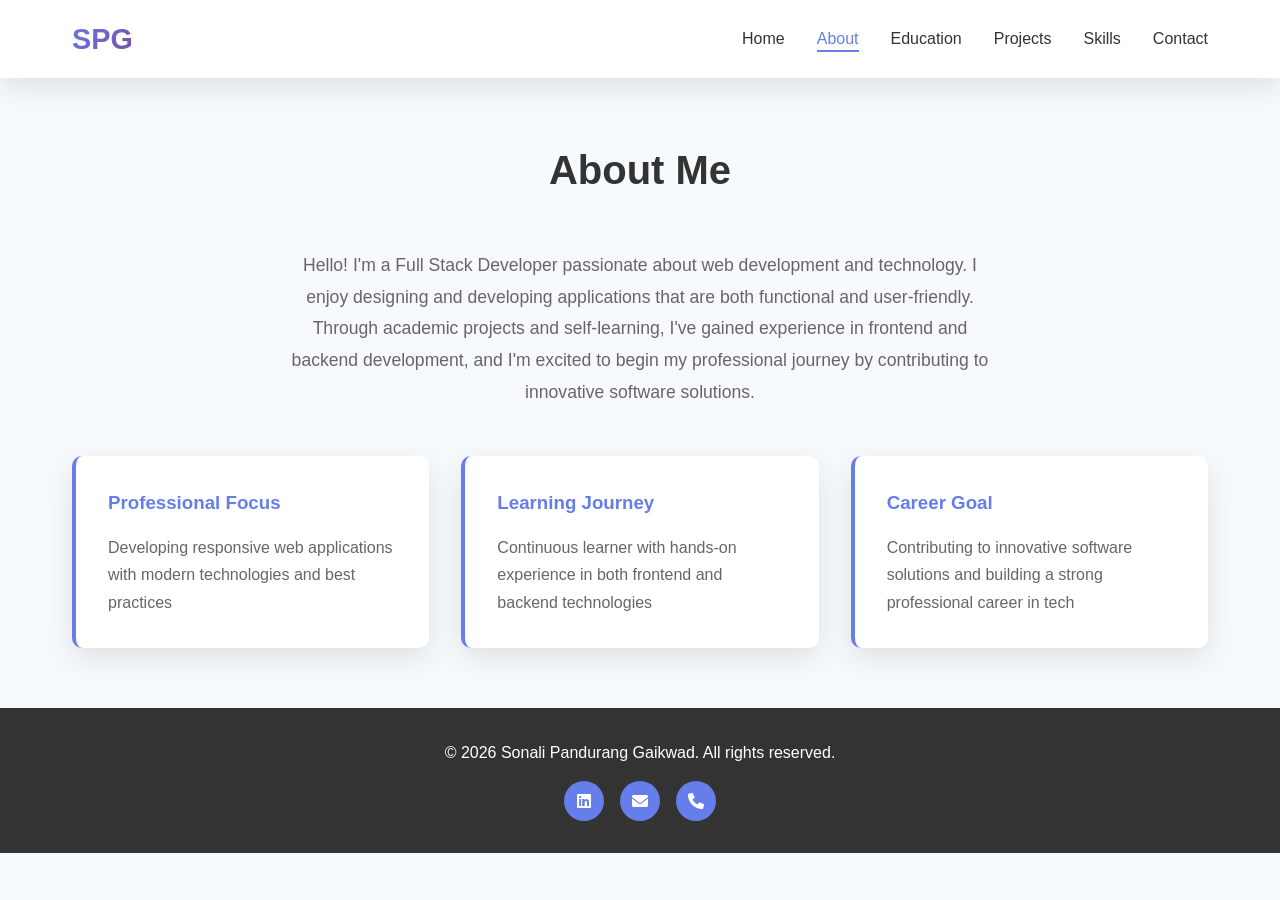
<file: My_Portfolio/portfolio_about.html>
<!DOCTYPE html>
<html lang="en">
<head>
    <meta charset="UTF-8">
    <meta name="viewport" content="width=device-width, initial-scale=1.0">
    <title>About - Sonali Pandurang Gaikwad</title>
    <link rel="stylesheet" href="portfolio_style.css">
    <link rel="stylesheet" href="https://cdnjs.cloudflare.com/ajax/libs/font-awesome/6.0.0/css/all.min.css">
</head>
<body>
    <!-- Navigation Bar -->
    <nav class="navbar">
        <div class="nav-container">
            <div class="nav-logo">SPG</div>
            <ul class="nav-menu">
                <li><a href="portfolio_index.html">Home</a></li>
                <li><a href="portfolio_about.html" class="active">About</a></li>
                <li><a href="portfolio_education.html">Education</a></li>
                <li><a href="portfolio_projects.html">Projects</a></li>
                <li><a href="portfolio_skills.html">Skills</a></li>
                <li><a href="portfolio_contact.html">Contact</a></li>
            </ul>
            <div class="hamburger">
                <span></span>
                <span></span>
                <span></span>
            </div>
        </div>
    </nav>

    <!-- About Section -->
    <section class="about-section">
        <div class="about-container">
            <h1>About Me</h1>
            <div class="about-content">
                <p class="about-text">
                    Hello! I'm a Full Stack Developer passionate about web development and technology. 
                    I enjoy designing and developing applications that are both functional and user-friendly. 
                    Through academic projects and self-learning, I've gained experience in frontend and backend development, 
                    and I'm excited to begin my professional journey by contributing to innovative software solutions.
                </p>
                <div class="about-details">
                    <div class="detail">
                        <h3>Professional Focus</h3>
                        <p>Developing responsive web applications with modern technologies and best practices</p>
                    </div>
                    <div class="detail">
                        <h3>Learning Journey</h3>
                        <p>Continuous learner with hands-on experience in both frontend and backend technologies</p>
                    </div>
                    <div class="detail">
                        <h3>Career Goal</h3>
                        <p>Contributing to innovative software solutions and building a strong professional career in tech</p>
                    </div>
                </div>
            </div>
        </div>
    </section>

    <!-- Footer -->
    <footer class="footer">
        <div class="footer-content">
            <p>&copy; 2026 Sonali Pandurang Gaikwad. All rights reserved.</p>
            <div class="social-links">
                <a href="https://www.linkedin.com/in/sonali-gaikwad-036179240?utm_source=share_via&utm_content=profile&utm_medium=member_android" target="_blank">
                    <i class="fab fa-linkedin"></i>
                </a>
                <a href="mailto:sonaligaikwad3690@gmail.com">
                    <i class="fas fa-envelope"></i>
                </a>
                <a href="tel:7057975781">
                    <i class="fas fa-phone"></i>
                </a>
            </div>
        </div>
    </footer>

    <script src="portfolio_script.js"></script>
</body>
</html>
</file>
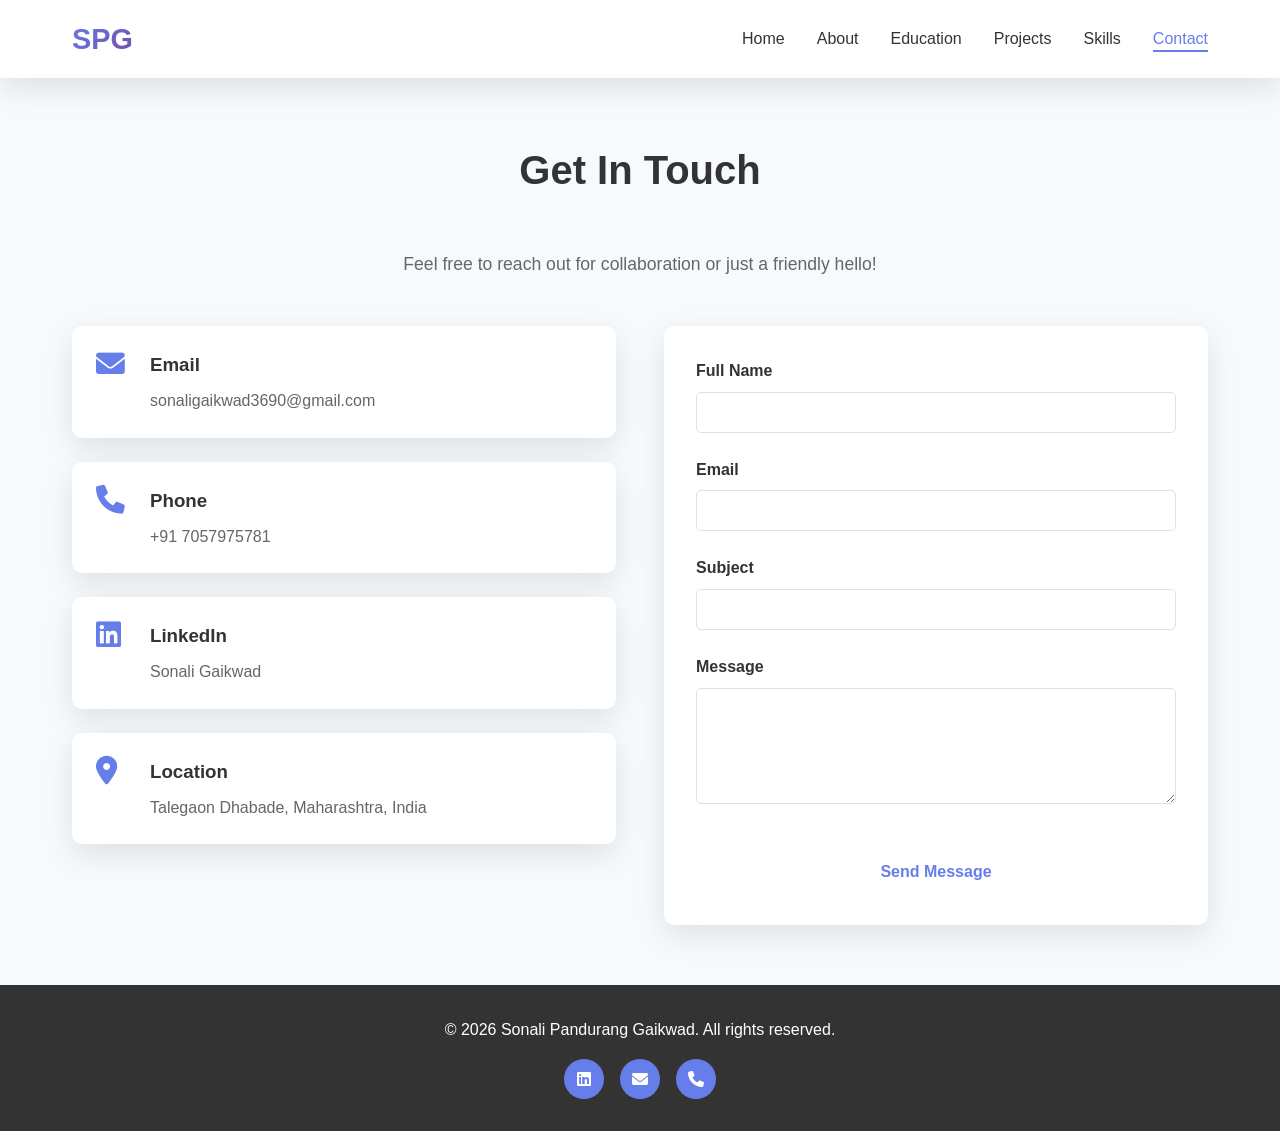
<file: My_Portfolio/portfolio_contact.html>
<!DOCTYPE html>
<html lang="en">
<head>
    <meta charset="UTF-8">
    <meta name="viewport" content="width=device-width, initial-scale=1.0">
    <title>Contact - Sonali Pandurang Gaikwad</title>
    <link rel="stylesheet" href="portfolio_style.css">
    <link rel="stylesheet" href="https://cdnjs.cloudflare.com/ajax/libs/font-awesome/6.0.0/css/all.min.css">
</head>
<body>
    <!-- Navigation Bar -->
    <nav class="navbar">
        <div class="nav-container">
            <div class="nav-logo">SPG</div>
            <ul class="nav-menu">
                <li><a href="portfolio_index.html">Home</a></li>
                <li><a href="portfolio_about.html">About</a></li>
                <li><a href="portfolio_education.html">Education</a></li>
                <li><a href="portfolio_projects.html">Projects</a></li>
                <li><a href="portfolio_skills.html">Skills</a></li>
                <li><a href="portfolio_contact.html" class="active">Contact</a></li>
            </ul>
            <div class="hamburger">
                <span></span>
                <span></span>
                <span></span>
            </div>
        </div>
    </nav>

    <!-- Contact Section -->
    <section class="contact-section">
        <div class="contact-container">
            <h1>Get In Touch</h1>
            <p class="contact-intro">Feel free to reach out for collaboration or just a friendly hello!</p>
            
            <div class="contact-content">
                <div class="contact-info">
                    <div class="info-item">
                        <i class="fas fa-envelope"></i>
                        <div>
                            <h3>Email</h3>
                            <a href="mailto:sonaligaikwad3690@gmail.com">sonaligaikwad3690@gmail.com</a>
                        </div>
                    </div>

                    <div class="info-item">
                        <i class="fas fa-phone"></i>
                        <div>
                            <h3>Phone</h3>
                            <a href="tel:+917057975781">+91 7057975781</a>
                        </div>
                    </div>

                    <div class="info-item">
                        <i class="fab fa-linkedin"></i>
                        <div>
                            <h3>LinkedIn</h3>
                            <a href="https://www.linkedin.com/in/sonali-gaikwad-036179240?utm_source=share_via&utm_content=profile&utm_medium=member_android" target="_blank">
                                Sonali Gaikwad
                            </a>
                        </div>
                    </div>

                    <div class="info-item">
                        <i class="fas fa-map-marker-alt"></i>
                        <div>
                            <h3>Location</h3>
                            <p>Talegaon Dhabade, Maharashtra, India</p>
                        </div>
                    </div>
                </div>

                <form class="contact-form">
                    <div class="form-group">
                        <label for="name">Full Name</label>
                        <input type="text" id="name" name="name" required>
                    </div>

                    <div class="form-group">
                        <label for="email">Email</label>
                        <input type="email" id="email" name="email" required>
                    </div>

                    <div class="form-group">
                        <label for="subject">Subject</label>
                        <input type="text" id="subject" name="subject" required>
                    </div>

                    <div class="form-group">
                        <label for="message">Message</label>
                        <textarea id="message" name="message" rows="6" required></textarea>
                    </div>

                    <button type="submit" class="btn btn-primary">Send Message</button>
                </form>
            </div>
        </div>
    </section>

    <!-- Footer -->
    <footer class="footer">
        <div class="footer-content">
            <p>&copy; 2026 Sonali Pandurang Gaikwad. All rights reserved.</p>
            <div class="social-links">
                <a href="https://www.linkedin.com/in/sonali-gaikwad-036179240?utm_source=share_via&utm_content=profile&utm_medium=member_android" target="_blank">
                    <i class="fab fa-linkedin"></i>
                </a>
                <a href="mailto:sonaligaikwad3690@gmail.com">
                    <i class="fas fa-envelope"></i>
                </a>
                <a href="tel:7057975781">
                    <i class="fas fa-phone"></i>
                </a>
            </div>
        </div>
    </footer>

    <script src="portfolio_script.js"></script>
</body>
</html>
</file>
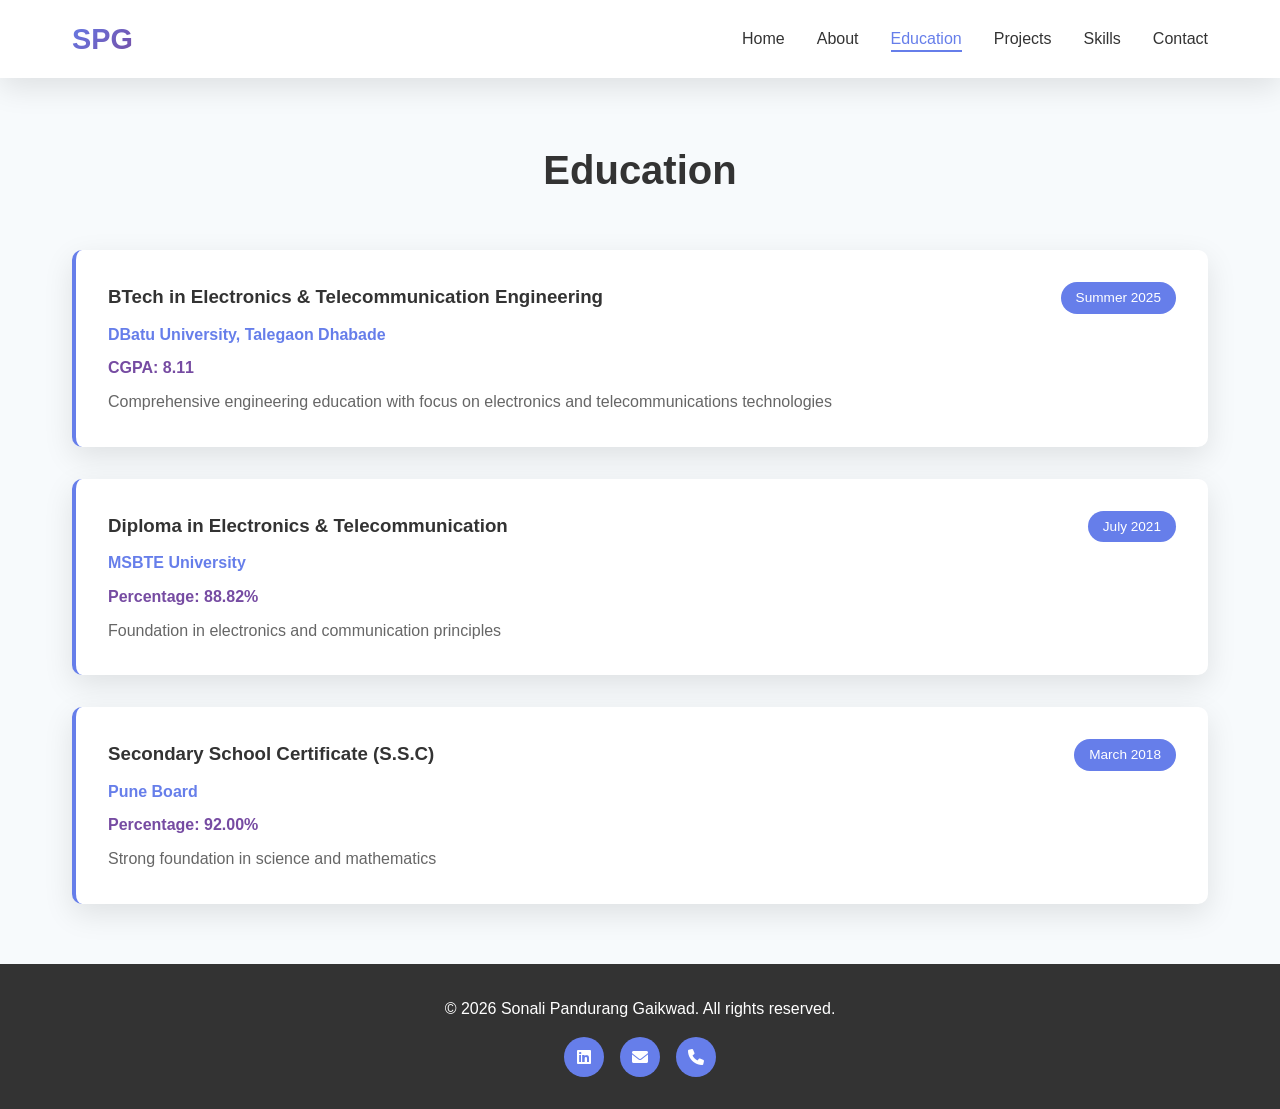
<file: My_Portfolio/portfolio_education.html>
<!DOCTYPE html>
<html lang="en">
<head>
    <meta charset="UTF-8">
    <meta name="viewport" content="width=device-width, initial-scale=1.0">
    <title>Education - Sonali Pandurang Gaikwad</title>
    <link rel="stylesheet" href="portfolio_style.css">
    <link rel="stylesheet" href="https://cdnjs.cloudflare.com/ajax/libs/font-awesome/6.0.0/css/all.min.css">
</head>
<body>
    <!-- Navigation Bar -->
    <nav class="navbar">
        <div class="nav-container">
            <div class="nav-logo">SPG</div>
            <ul class="nav-menu">
                <li><a href="portfolio_index.html">Home</a></li>
                <li><a href="portfolio_about.html">About</a></li>
                <li><a href="portfolio_education.html" class="active">Education</a></li>
                <li><a href="portfolio_projects.html">Projects</a></li>
                <li><a href="portfolio_skills.html">Skills</a></li>
                <li><a href="portfolio_contact.html">Contact</a></li>
            </ul>
            <div class="hamburger">
                <span></span>
                <span></span>
                <span></span>
            </div>
        </div>
    </nav>

    <!-- Education Section -->
    <section class="education-section">
        <div class="education-container">
            <h1>Education</h1>
            <div class="education-timeline">
                <div class="edu-card">
                    <div class="edu-header">
                        <h3>BTech in Electronics & Telecommunication Engineering</h3>
                        <span class="date">Summer 2025</span>
                    </div>
                    <p class="institution">DBatu University, Talegaon Dhabade</p>
                    <p class="score">CGPA: 8.11</p>
                    <p class="description">Comprehensive engineering education with focus on electronics and telecommunications technologies</p>
                </div>

                <div class="edu-card">
                    <div class="edu-header">
                        <h3>Diploma in Electronics & Telecommunication</h3>
                        <span class="date">July 2021</span>
                    </div>
                    <p class="institution">MSBTE University</p>
                    <p class="score">Percentage: 88.82%</p>
                    <p class="description">Foundation in electronics and communication principles</p>
                </div>

                <div class="edu-card">
                    <div class="edu-header">
                        <h3>Secondary School Certificate (S.S.C)</h3>
                        <span class="date">March 2018</span>
                    </div>
                    <p class="institution">Pune Board</p>
                    <p class="score">Percentage: 92.00%</p>
                    <p class="description">Strong foundation in science and mathematics</p>
                </div>
            </div>
        </div>
    </section>

    <!-- Footer -->
    <footer class="footer">
        <div class="footer-content">
            <p>&copy; 2026 Sonali Pandurang Gaikwad. All rights reserved.</p>
            <div class="social-links">
                <a href="https://www.linkedin.com/in/sonali-gaikwad-036179240?utm_source=share_via&utm_content=profile&utm_medium=member_android" target="_blank">
                    <i class="fab fa-linkedin"></i>
                </a>
                <a href="mailto:sonaligaikwad3690@gmail.com">
                    <i class="fas fa-envelope"></i>
                </a>
                <a href="tel:7057975781">
                    <i class="fas fa-phone"></i>
                </a>
            </div>
        </div>
    </footer>

    <script src="portfolio_script.js"></script>
</body>
</html>
</file>
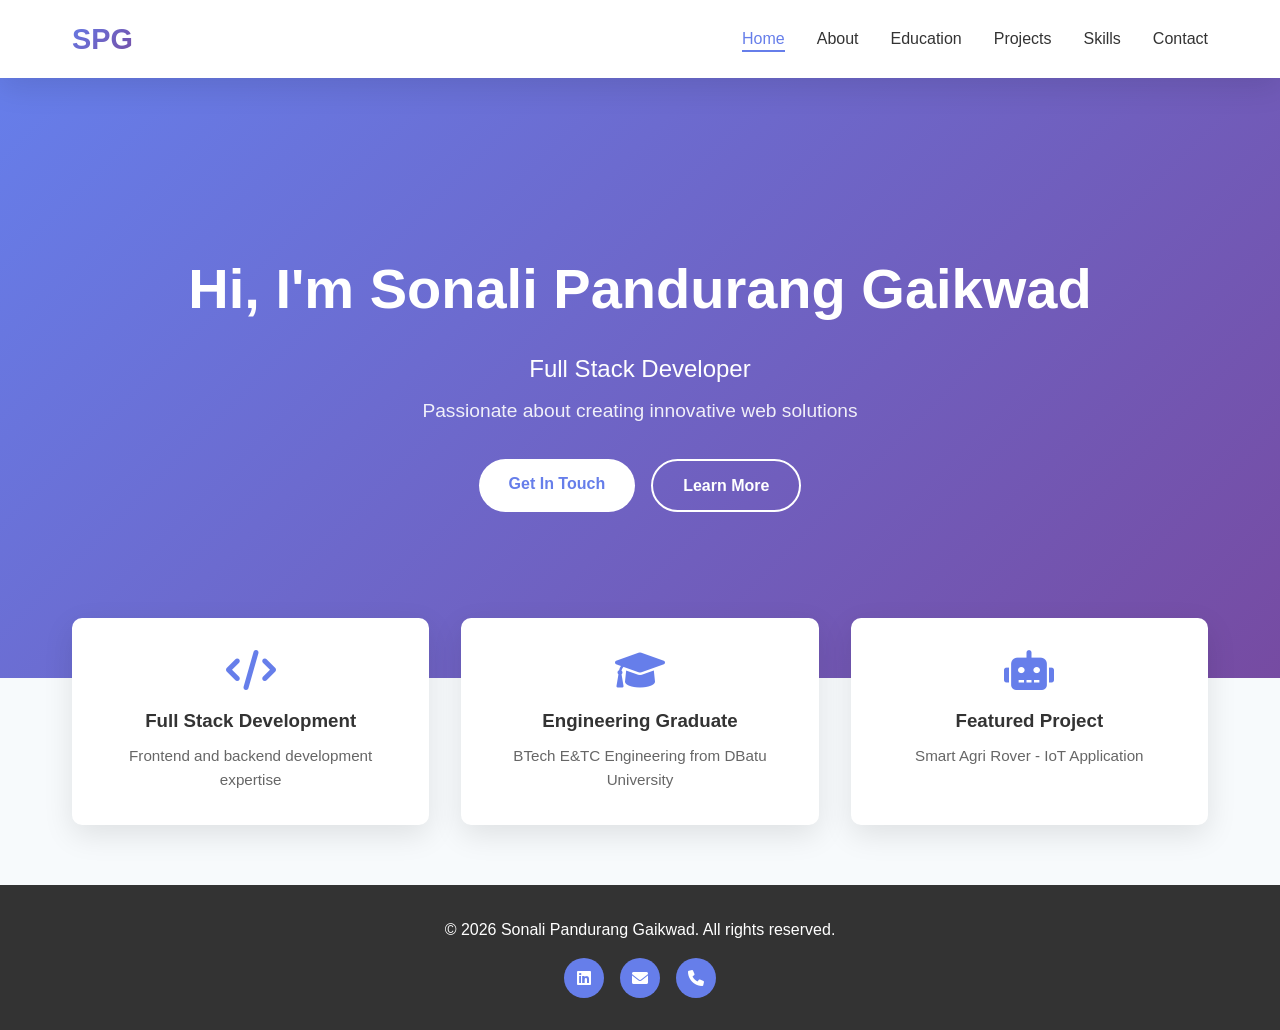
<file: My_Portfolio/portfolio_index.html>
<!DOCTYPE html>
<html lang="en">
<head>
    <meta charset="UTF-8">
    <meta name="viewport" content="width=device-width, initial-scale=1.0">
    <title>Sonali Pandurang Gaikwad - Portfolio</title>
    <link rel="stylesheet" href="portfolio_style.css">
    <link rel="stylesheet" href="https://cdnjs.cloudflare.com/ajax/libs/font-awesome/6.0.0/css/all.min.css">
</head>
<body>
    <!-- Navigation Bar -->
    <nav class="navbar">
        <div class="nav-container">
            <div class="nav-logo">SPG</div>
            <ul class="nav-menu">
                <li><a href="portfolio_index.html" class="active">Home</a></li>
                <li><a href="portfolio_about.html">About</a></li>
                <li><a href="portfolio_education.html">Education</a></li>
                <li><a href="portfolio_projects.html">Projects</a></li>
                <li><a href="portfolio_skills.html">Skills</a></li>
                <li><a href="portfolio_contact.html">Contact</a></li>
            </ul>
            <div class="hamburger">
                <span></span>
                <span></span>
                <span></span>
            </div>
        </div>
    </nav>

    <!-- Hero Section -->
    <section class="hero">
        <div class="hero-content">
            <h1>Hi, I'm Sonali Pandurang Gaikwad</h1>
            <p>Full Stack Developer</p>
            <p class="hero-subtitle">Passionate about creating innovative web solutions</p>
            <div class="hero-buttons">
                <a href="portfolio_contact.html" class="btn btn-primary">Get In Touch</a>
                <a href="portfolio_about.html" class="btn btn-secondary">Learn More</a>
            </div>
        </div>
    </section>

    <!-- Quick Info Section -->
    <section class="quick-info">
        <div class="info-card">
            <i class="fas fa-code"></i>
            <h3>Full Stack Development</h3>
            <p>Frontend and backend development expertise</p>
        </div>
        <div class="info-card">
            <i class="fas fa-graduation-cap"></i>
            <h3>Engineering Graduate</h3>
            <p>BTech E&TC Engineering from DBatu University</p>
        </div>
        <div class="info-card">
            <i class="fas fa-robot"></i>
            <h3>Featured Project</h3>
            <p>Smart Agri Rover - IoT Application</p>
        </div>
    </section>

    <!-- Footer -->
    <footer class="footer">
        <div class="footer-content">
            <p>&copy; 2026 Sonali Pandurang Gaikwad. All rights reserved.</p>
            <div class="social-links">
                <a href="https://www.linkedin.com/in/sonali-gaikwad-036179240?utm_source=share_via&utm_content=profile&utm_medium=member_android" target="_blank">
                    <i class="fab fa-linkedin"></i>
                </a>
                <a href="mailto:sonaligaikwad3690@gmail.com">
                    <i class="fas fa-envelope"></i>
                </a>
                <a href="tel:7057975781">
                    <i class="fas fa-phone"></i>
                </a>
            </div>
        </div>
    </footer>

    <script src="portfolio_script.js"></script>
</body>
</html>
</file>
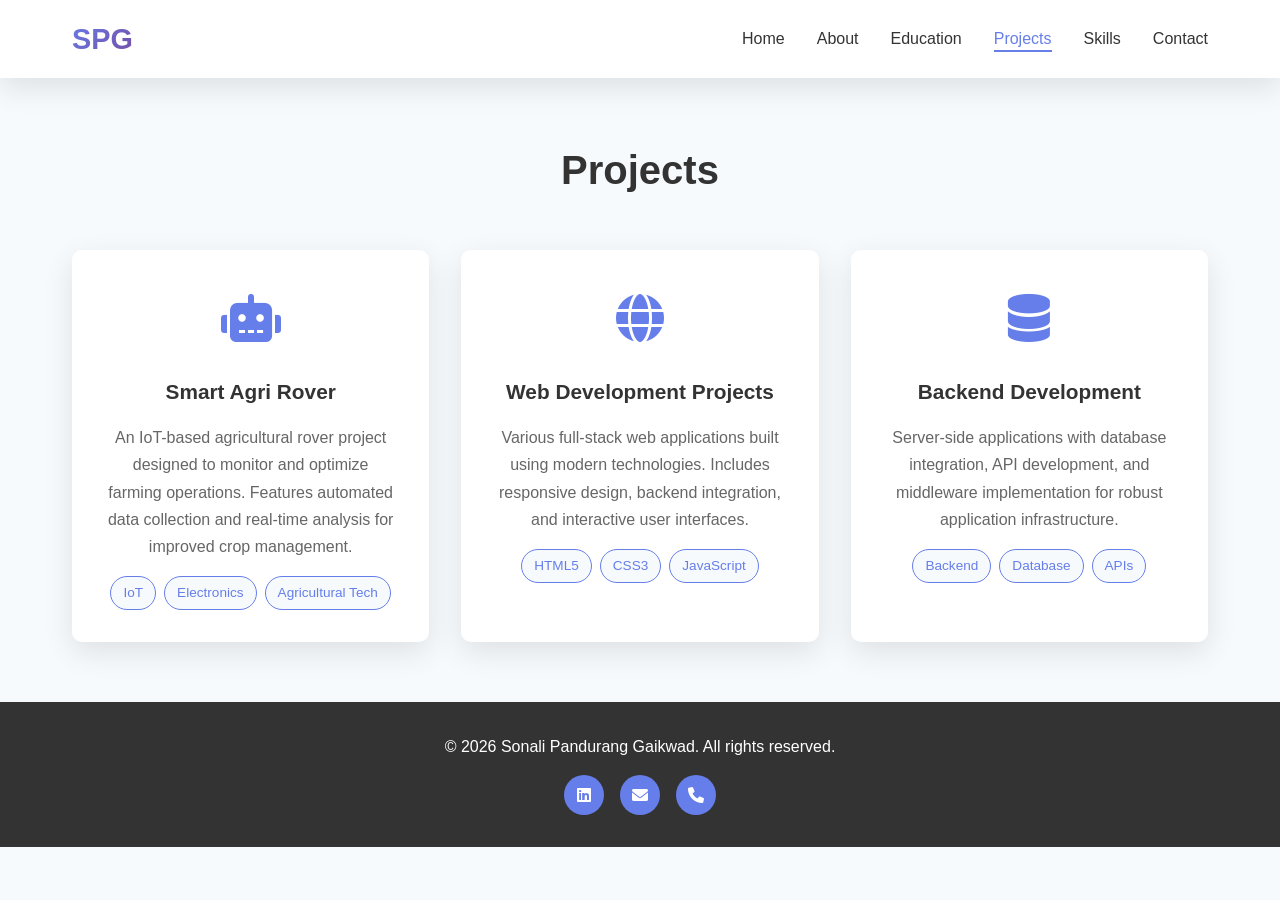
<file: My_Portfolio/portfolio_projects.html>
<!DOCTYPE html>
<html lang="en">
<head>
    <meta charset="UTF-8">
    <meta name="viewport" content="width=device-width, initial-scale=1.0">
    <title>Projects - Sonali Pandurang Gaikwad</title>
    <link rel="stylesheet" href="portfolio_style.css">
    <link rel="stylesheet" href="https://cdnjs.cloudflare.com/ajax/libs/font-awesome/6.0.0/css/all.min.css">
</head>
<body>
    <!-- Navigation Bar -->
    <nav class="navbar">
        <div class="nav-container">
            <div class="nav-logo">SPG</div>
            <ul class="nav-menu">
                <li><a href="portfolio_index.html">Home</a></li>
                <li><a href="portfolio_about.html">About</a></li>
                <li><a href="portfolio_education.html">Education</a></li>
                <li><a href="portfolio_projects.html" class="active">Projects</a></li>
                <li><a href="portfolio_skills.html">Skills</a></li>
                <li><a href="portfolio_contact.html">Contact</a></li>
            </ul>
            <div class="hamburger">
                <span></span>
                <span></span>
                <span></span>
            </div>
        </div>
    </nav>

    <!-- Projects Section -->
    <section class="projects-section">
        <div class="projects-container">
            <h1>Projects</h1>
            <div class="projects-grid">
                <div class="project-card">
                    <div class="project-icon">
                        <i class="fas fa-robot"></i>
                    </div>
                    <h3>Smart Agri Rover</h3>
                    <p class="project-description">
                        An IoT-based agricultural rover project designed to monitor and optimize farming operations. 
                        Features automated data collection and real-time analysis for improved crop management.
                    </p>
                    <div class="project-tags">
                        <span class="tag">IoT</span>
                        <span class="tag">Electronics</span>
                        <span class="tag">Agricultural Tech</span>
                    </div>
                </div>

                <div class="project-card">
                    <div class="project-icon">
                        <i class="fas fa-globe"></i>
                    </div>
                    <h3>Web Development Projects</h3>
                    <p class="project-description">
                        Various full-stack web applications built using modern technologies. 
                        Includes responsive design, backend integration, and interactive user interfaces.
                    </p>
                    <div class="project-tags">
                        <span class="tag">HTML5</span>
                        <span class="tag">CSS3</span>
                        <span class="tag">JavaScript</span>
                    </div>
                </div>

                <div class="project-card">
                    <div class="project-icon">
                        <i class="fas fa-database"></i>
                    </div>
                    <h3>Backend Development</h3>
                    <p class="project-description">
                        Server-side applications with database integration, API development, 
                        and middleware implementation for robust application infrastructure.
                    </p>
                    <div class="project-tags">
                        <span class="tag">Backend</span>
                        <span class="tag">Database</span>
                        <span class="tag">APIs</span>
                    </div>
                </div>
            </div>
        </div>
    </section>

    <!-- Footer -->
    <footer class="footer">
        <div class="footer-content">
            <p>&copy; 2026 Sonali Pandurang Gaikwad. All rights reserved.</p>
            <div class="social-links">
                <a href="https://www.linkedin.com/in/sonali-gaikwad-036179240?utm_source=share_via&utm_content=profile&utm_medium=member_android" target="_blank">
                    <i class="fab fa-linkedin"></i>
                </a>
                <a href="mailto:sonaligaikwad3690@gmail.com">
                    <i class="fas fa-envelope"></i>
                </a>
                <a href="tel:7057975781">
                    <i class="fas fa-phone"></i>
                </a>
            </div>
        </div>
    </footer>

    <script src="portfolio_script.js"></script>
</body>
</html>
</file>
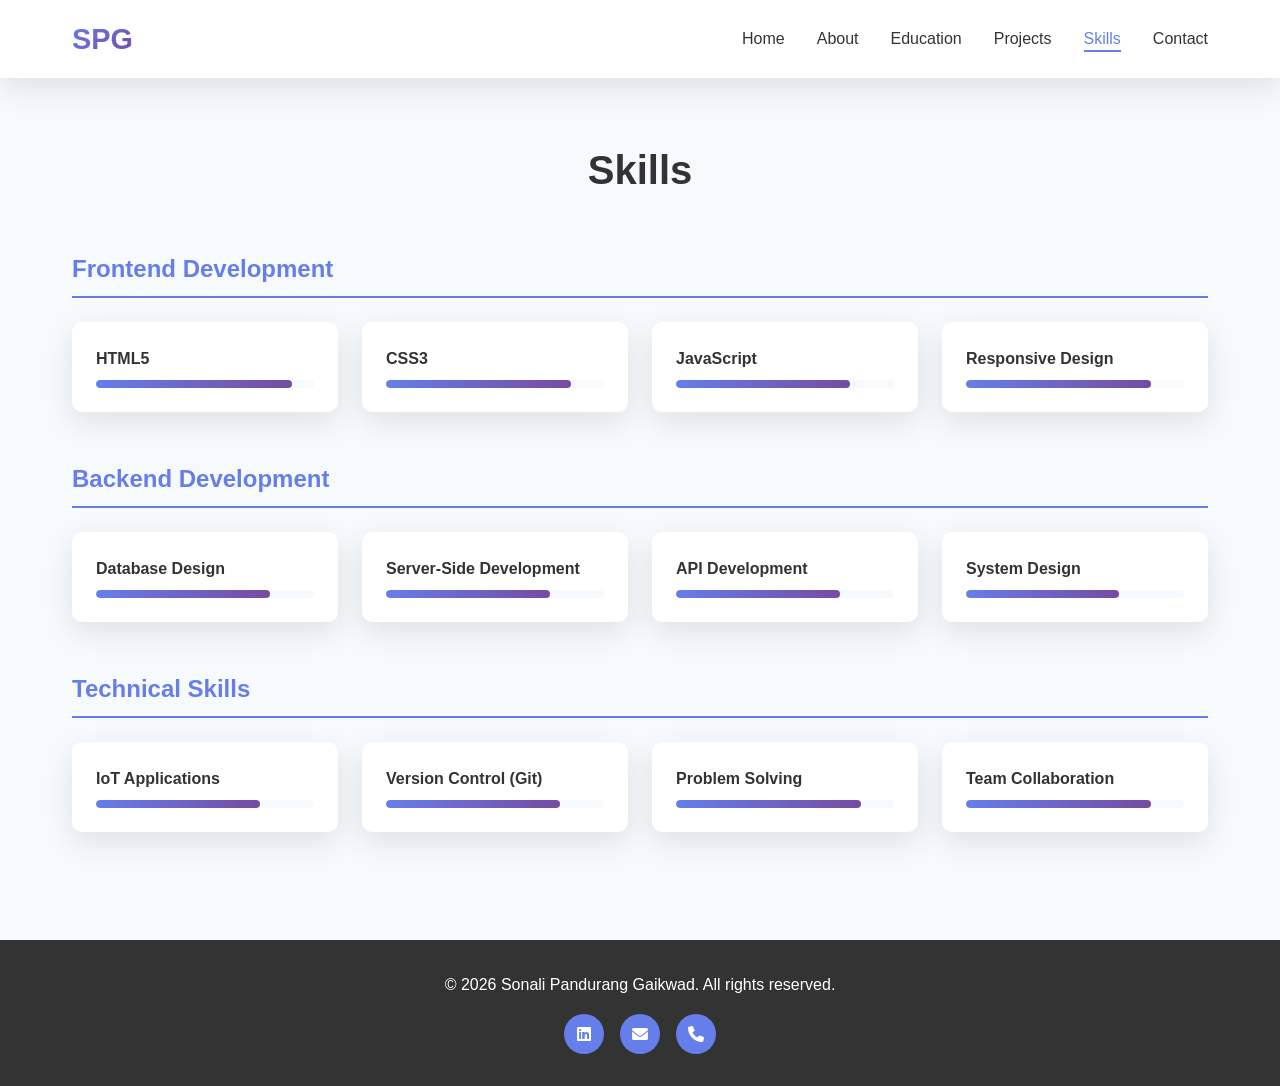
<file: My_Portfolio/portfolio_skills.html>
<!DOCTYPE html>
<html lang="en">
<head>
    <meta charset="UTF-8">
    <meta name="viewport" content="width=device-width, initial-scale=1.0">
    <title>Skills - Sonali Pandurang Gaikwad</title>
    <link rel="stylesheet" href="portfolio_style.css">
    <link rel="stylesheet" href="https://cdnjs.cloudflare.com/ajax/libs/font-awesome/6.0.0/css/all.min.css">
</head>
<body>
    <!-- Navigation Bar -->
    <nav class="navbar">
        <div class="nav-container">
            <div class="nav-logo">SPG</div>
            <ul class="nav-menu">
                <li><a href="portfolio_index.html">Home</a></li>
                <li><a href="portfolio_about.html">About</a></li>
                <li><a href="portfolio_education.html">Education</a></li>
                <li><a href="portfolio_projects.html">Projects</a></li>
                <li><a href="portfolio_skills.html" class="active">Skills</a></li>
                <li><a href="portfolio_contact.html">Contact</a></li>
            </ul>
            <div class="hamburger">
                <span></span>
                <span></span>
                <span></span>
            </div>
        </div>
    </nav>

    <!-- Skills Section -->
    <section class="skills-section">
        <div class="skills-container">
            <h1>Skills</h1>
            
            <div class="skills-category">
                <h2>Frontend Development</h2>
                <div class="skills-grid">
                    <div class="skill-item">
                        <span class="skill-name">HTML5</span>
                        <div class="skill-bar">
                            <div class="skill-progress" style="width: 90%"></div>
                        </div>
                    </div>
                    <div class="skill-item">
                        <span class="skill-name">CSS3</span>
                        <div class="skill-bar">
                            <div class="skill-progress" style="width: 85%"></div>
                        </div>
                    </div>
                    <div class="skill-item">
                        <span class="skill-name">JavaScript</span>
                        <div class="skill-bar">
                            <div class="skill-progress" style="width: 80%"></div>
                        </div>
                    </div>
                    <div class="skill-item">
                        <span class="skill-name">Responsive Design</span>
                        <div class="skill-bar">
                            <div class="skill-progress" style="width: 85%"></div>
                        </div>
                    </div>
                </div>
            </div>

            <div class="skills-category">
                <h2>Backend Development</h2>
                <div class="skills-grid">
                    <div class="skill-item">
                        <span class="skill-name">Database Design</span>
                        <div class="skill-bar">
                            <div class="skill-progress" style="width: 80%"></div>
                        </div>
                    </div>
                    <div class="skill-item">
                        <span class="skill-name">Server-Side Development</span>
                        <div class="skill-bar">
                            <div class="skill-progress" style="width: 75%"></div>
                        </div>
                    </div>
                    <div class="skill-item">
                        <span class="skill-name">API Development</span>
                        <div class="skill-bar">
                            <div class="skill-progress" style="width: 75%"></div>
                        </div>
                    </div>
                    <div class="skill-item">
                        <span class="skill-name">System Design</span>
                        <div class="skill-bar">
                            <div class="skill-progress" style="width: 70%"></div>
                        </div>
                    </div>
                </div>
            </div>

            <div class="skills-category">
                <h2>Technical Skills</h2>
                <div class="skills-grid">
                    <div class="skill-item">
                        <span class="skill-name">IoT Applications</span>
                        <div class="skill-bar">
                            <div class="skill-progress" style="width: 75%"></div>
                        </div>
                    </div>
                    <div class="skill-item">
                        <span class="skill-name">Version Control (Git)</span>
                        <div class="skill-bar">
                            <div class="skill-progress" style="width: 80%"></div>
                        </div>
                    </div>
                    <div class="skill-item">
                        <span class="skill-name">Problem Solving</span>
                        <div class="skill-bar">
                            <div class="skill-progress" style="width: 85%"></div>
                        </div>
                    </div>
                    <div class="skill-item">
                        <span class="skill-name">Team Collaboration</span>
                        <div class="skill-bar">
                            <div class="skill-progress" style="width: 85%"></div>
                        </div>
                    </div>
                </div>
            </div>
        </div>
    </section>

    <!-- Footer -->
    <footer class="footer">
        <div class="footer-content">
            <p>&copy; 2026 Sonali Pandurang Gaikwad. All rights reserved.</p>
            <div class="social-links">
                <a href="https://www.linkedin.com/in/sonali-gaikwad-036179240?utm_source=share_via&utm_content=profile&utm_medium=member_android" target="_blank">
                    <i class="fab fa-linkedin"></i>
                </a>
                <a href="mailto:sonaligaikwad3690@gmail.com">
                    <i class="fas fa-envelope"></i>
                </a>
                <a href="tel:7057975781">
                    <i class="fas fa-phone"></i>
                </a>
            </div>
        </div>
    </footer>

    <script src="portfolio_script.js"></script>
</body>
</html>
</file>
<file: My_Portfolio/portfolio_style.css>
/* ========== General Styles ========== */
* {
    margin: 0;
    padding: 0;
    box-sizing: border-box;
}

:root {
    --primary-color: #667eea;
    --secondary-color: #764ba2;
    --tertiary-color: #f093fb;
    --text-dark: #333;
    --text-light: #666;
    --background: #f7fafc;
    --white: #ffffff;
    --shadow: 0 10px 30px rgba(0, 0, 0, 0.1);
    --transition: all 0.3s ease;
}

body {
    font-family: 'Segoe UI', Tahoma, Geneva, Verdana, sans-serif;
    color: var(--text-dark);
    background-color: var(--background);
    line-height: 1.6;
}

/* ========== Navigation Bar ========== */
.navbar {
    background: var(--white);
    box-shadow: var(--shadow);
    position: sticky;
    top: 0;
    z-index: 1000;
}

.nav-container {
    max-width: 1200px;
    margin: 0 auto;
    padding: 1rem 2rem;
    display: flex;
    justify-content: space-between;
    align-items: center;
}

.nav-logo {
    font-size: 1.8rem;
    font-weight: bold;
    background: linear-gradient(135deg, var(--primary-color), var(--secondary-color));
    -webkit-background-clip: text;
    -webkit-text-fill-color: transparent;
    background-clip: text;
}

.nav-menu {
    display: flex;
    list-style: none;
    gap: 2rem;
}

.nav-menu a {
    text-decoration: none;
    color: var(--text-dark);
    font-weight: 500;
    transition: var(--transition);
    position: relative;
}

.nav-menu a:hover,
.nav-menu a.active {
    color: var(--primary-color);
}

.nav-menu a.active::after {
    content: '';
    position: absolute;
    bottom: -5px;
    left: 0;
    right: 0;
    height: 2px;
    background: var(--primary-color);
}

.hamburger {
    display: none;
    flex-direction: column;
    cursor: pointer;
}

.hamburger span {
    width: 25px;
    height: 3px;
    background: var(--text-dark);
    margin: 5px 0;
    transition: var(--transition);
}

/* ========== Hero Section ========== */
.hero {
    background: linear-gradient(135deg, var(--primary-color), var(--secondary-color));
    color: var(--white);
    padding: 100px 2rem;
    text-align: center;
    min-height: 600px;
    display: flex;
    align-items: center;
    justify-content: center;
}

.hero-content h1 {
    font-size: 3.5rem;
    margin-bottom: 1rem;
    animation: slideInUp 0.8s ease;
}

.hero-content p {
    font-size: 1.5rem;
    margin-bottom: 0.5rem;
    animation: slideInUp 1s ease;
}

.hero-subtitle {
    font-size: 1.2rem !important;
    opacity: 0.9;
    margin-bottom: 2rem;
}

.hero-buttons {
    display: flex;
    gap: 1rem;
    justify-content: center;
    margin-top: 2rem;
    animation: slideInUp 1.2s ease;
}

.btn {
    padding: 12px 30px;
    border-radius: 50px;
    text-decoration: none;
    font-weight: 600;
    transition: var(--transition);
    cursor: pointer;
    border: none;
    font-size: 1rem;
}

.btn-primary {
    background: var(--white);
    color: var(--primary-color);
}

.btn-primary:hover {
    transform: translateY(-3px);
    box-shadow: 0 10px 20px rgba(0, 0, 0, 0.2);
}

.btn-secondary {
    border: 2px solid var(--white);
    color: var(--white);
    background: transparent;
}

.btn-secondary:hover {
    background: var(--white);
    color: var(--primary-color);
}

/* ========== Quick Info Cards ========== */
.quick-info {
    display: grid;
    grid-template-columns: repeat(auto-fit, minmax(280px, 1fr));
    gap: 2rem;
    max-width: 1200px;
    margin: -60px auto 60px;
    padding: 0 2rem;
    position: relative;
    z-index: 10;
}

.info-card {
    background: var(--white);
    padding: 2rem;
    border-radius: 10px;
    box-shadow: var(--shadow);
    text-align: center;
    transition: var(--transition);
}

.info-card:hover {
    transform: translateY(-10px);
    box-shadow: 0 20px 40px rgba(0, 0, 0, 0.15);
}

.info-card i {
    font-size: 2.5rem;
    color: var(--primary-color);
    margin-bottom: 1rem;
}

.info-card h3 {
    margin-bottom: 0.5rem;
    color: var(--text-dark);
}

.info-card p {
    color: var(--text-light);
    font-size: 0.95rem;
}

/* ========== About Section ========== */
.about-section,
.education-section,
.projects-section,
.skills-section,
.contact-section {
    max-width: 1200px;
    margin: 0 auto;
    padding: 60px 2rem;
}

.about-section h1,
.education-section h1,
.projects-section h1,
.skills-section h1,
.contact-section h1 {
    font-size: 2.5rem;
    text-align: center;
    margin-bottom: 3rem;
    color: var(--text-dark);
}

.about-container,
.education-container,
.projects-container,
.skills-container,
.contact-container {
    width: 100%;
}

.about-text {
    font-size: 1.1rem;
    line-height: 1.8;
    color: var(--text-light);
    text-align: center;
    margin-bottom: 3rem;
    max-width: 700px;
    margin-left: auto;
    margin-right: auto;
}

.about-details {
    display: grid;
    grid-template-columns: repeat(auto-fit, minmax(250px, 1fr));
    gap: 2rem;
}

.detail {
    background: var(--white);
    padding: 2rem;
    border-radius: 10px;
    box-shadow: var(--shadow);
    border-left: 4px solid var(--primary-color);
}

.detail h3 {
    color: var(--primary-color);
    margin-bottom: 1rem;
}

.detail p {
    color: var(--text-light);
    line-height: 1.7;
}

/* ========== Education Timeline ========== */
.education-timeline {
    display: grid;
    gap: 2rem;
}

.edu-card {
    background: var(--white);
    padding: 2rem;
    border-radius: 10px;
    box-shadow: var(--shadow);
    border-left: 4px solid var(--primary-color);
    transition: var(--transition);
}

.edu-card:hover {
    transform: translateX(10px);
    box-shadow: 0 15px 35px rgba(102, 126, 234, 0.2);
}

.edu-header {
    display: flex;
    justify-content: space-between;
    align-items: flex-start;
    margin-bottom: 0.5rem;
    flex-wrap: wrap;
    gap: 1rem;
}

.edu-header h3 {
    color: var(--text-dark);
    margin-bottom: 0;
}

.date {
    background: var(--primary-color);
    color: var(--white);
    padding: 5px 15px;
    border-radius: 20px;
    font-size: 0.85rem;
    white-space: nowrap;
}

.institution {
    color: var(--primary-color);
    font-weight: 600;
    margin-bottom: 0.5rem;
}

.score {
    color: var(--secondary-color);
    font-weight: 600;
    margin-bottom: 0.5rem;
}

.description {
    color: var(--text-light);
    line-height: 1.6;
}

/* ========== Projects Section ========== */
.projects-grid {
    display: grid;
    grid-template-columns: repeat(auto-fit, minmax(300px, 1fr));
    gap: 2rem;
}

.project-card {
    background: var(--white);
    padding: 2rem;
    border-radius: 10px;
    box-shadow: var(--shadow);
    text-align: center;
    transition: var(--transition);
}

.project-card:hover {
    transform: translateY(-10px);
    box-shadow: 0 20px 40px rgba(102, 126, 234, 0.2);
}

.project-icon {
    font-size: 3rem;
    color: var(--primary-color);
    margin-bottom: 1rem;
}

.project-card h3 {
    color: var(--text-dark);
    margin-bottom: 1rem;
    font-size: 1.3rem;
}

.project-description {
    color: var(--text-light);
    line-height: 1.7;
    margin-bottom: 1rem;
}

.project-tags {
    display: flex;
    flex-wrap: wrap;
    gap: 0.5rem;
    justify-content: center;
}

.tag {
    background: var(--background);
    color: var(--primary-color);
    padding: 5px 12px;
    border-radius: 20px;
    font-size: 0.85rem;
    border: 1px solid var(--primary-color);
}

/* ========== Skills Section ========== */
.skills-category {
    margin-bottom: 3rem;
}

.skills-category h2 {
    color: var(--primary-color);
    margin-bottom: 1.5rem;
    font-size: 1.5rem;
    border-bottom: 2px solid var(--primary-color);
    padding-bottom: 0.5rem;
}

.skills-grid {
    display: grid;
    grid-template-columns: repeat(auto-fit, minmax(250px, 1fr));
    gap: 1.5rem;
}

.skill-item {
    background: var(--white);
    padding: 1.5rem;
    border-radius: 10px;
    box-shadow: var(--shadow);
}

.skill-name {
    display: block;
    color: var(--text-dark);
    font-weight: 600;
    margin-bottom: 0.5rem;
}

.skill-bar {
    background: var(--background);
    height: 8px;
    border-radius: 10px;
    overflow: hidden;
}

.skill-progress {
    background: linear-gradient(90deg, var(--primary-color), var(--secondary-color));
    height: 100%;
    transition: width 0.6s ease;
    border-radius: 10px;
}

/* ========== Contact Section ========== */
.contact-intro {
    text-align: center;
    color: var(--text-light);
    font-size: 1.1rem;
    margin-bottom: 3rem;
    max-width: 600px;
    margin-left: auto;
    margin-right: auto;
}

.contact-content {
    display: grid;
    grid-template-columns: 1fr 1fr;
    gap: 3rem;
    align-items: start;
}

.contact-info {
    display: grid;
    gap: 1.5rem;
}

.info-item {
    display: flex;
    gap: 1.5rem;
    background: var(--white);
    padding: 1.5rem;
    border-radius: 10px;
    box-shadow: var(--shadow);
    transition: var(--transition);
}

.info-item:hover {
    transform: translateX(10px);
}

.info-item i {
    font-size: 1.8rem;
    color: var(--primary-color);
    min-width: 30px;
}

.info-item h3 {
    color: var(--text-dark);
    margin-bottom: 0.5rem;
}

.info-item a,
.info-item p {
    color: var(--text-light);
    text-decoration: none;
    transition: var(--transition);
}

.info-item a:hover {
    color: var(--primary-color);
}

.contact-form {
    background: var(--white);
    padding: 2rem;
    border-radius: 10px;
    box-shadow: var(--shadow);
}

.form-group {
    margin-bottom: 1.5rem;
}

.form-group label {
    display: block;
    color: var(--text-dark);
    font-weight: 600;
    margin-bottom: 0.5rem;
}

.form-group input,
.form-group textarea {
    width: 100%;
    padding: 12px;
    border: 1px solid #e0e0e0;
    border-radius: 5px;
    font-family: inherit;
    transition: var(--transition);
}

.form-group input:focus,
.form-group textarea:focus {
    outline: none;
    border-color: var(--primary-color);
    box-shadow: 0 0 0 3px rgba(102, 126, 234, 0.1);
}

.contact-form .btn {
    width: 100%;
    margin-top: 1rem;
}

/* ========== Footer ========== */
.footer {
    background: var(--text-dark);
    color: var(--white);
    padding: 2rem;
    text-align: center;
}

.footer-content {
    max-width: 1200px;
    margin: 0 auto;
}

.footer-content p {
    margin-bottom: 1rem;
}

.social-links {
    display: flex;
    justify-content: center;
    gap: 1rem;
}

.social-links a {
    display: inline-flex;
    align-items: center;
    justify-content: center;
    width: 40px;
    height: 40px;
    background: var(--primary-color);
    color: var(--white);
    border-radius: 50%;
    text-decoration: none;
    transition: var(--transition);
}

.social-links a:hover {
    background: var(--secondary-color);
    transform: translateY(-5px);
}

/* ========== Animations ========== */
@keyframes slideInUp {
    from {
        opacity: 0;
        transform: translateY(30px);
    }
    to {
        opacity: 1;
        transform: translateY(0);
    }
}

/* ========== Responsive Design ========== */
@media (max-width: 768px) {
    .hamburger {
        display: flex;
    }

    .nav-menu {
        position: absolute;
        left: -100%;
        top: 70px;
        flex-direction: column;
        background-color: var(--white);
        width: 100%;
        text-align: center;
        transition: 0.3s;
        gap: 0;
        padding: 1rem 0;
        box-shadow: var(--shadow);
    }

    .nav-menu.active {
        left: 0;
    }

    .nav-menu a {
        display: block;
        padding: 1rem;
    }

    .hero-content h1 {
        font-size: 2.5rem;
    }

    .hero-content p {
        font-size: 1.2rem;
    }

    .hero-buttons {
        flex-direction: column;
        align-items: center;
    }

    .btn {
        width: 100%;
        max-width: 300px;
    }

    .quick-info {
        margin-top: -30px;
        grid-template-columns: 1fr;
    }

    .about-section h1,
    .education-section h1,
    .projects-section h1,
    .skills-section h1,
    .contact-section h1 {
        font-size: 2rem;
    }

    .contact-content {
        grid-template-columns: 1fr;
    }

    .about-details {
        grid-template-columns: 1fr;
    }

    .projects-grid {
        grid-template-columns: 1fr;
    }

    .skills-grid {
        grid-template-columns: 1fr;
    }

    .edu-header {
        flex-direction: column;
    }

    .date {
        align-self: flex-start;
    }
}

@media (max-width: 480px) {
    .hero-content h1 {
        font-size: 2rem;
    }

    .nav-menu {
        gap: 0;
    }

    .about-section,
    .education-section,
    .projects-section,
    .skills-section,
    .contact-section {
        padding: 40px 1rem;
    }

    .about-section h1,
    .education-section h1,
    .projects-section h1,
    .skills-section h1,
    .contact-section h1 {
        font-size: 1.8rem;
        margin-bottom: 2rem;
    }
}
</file>
